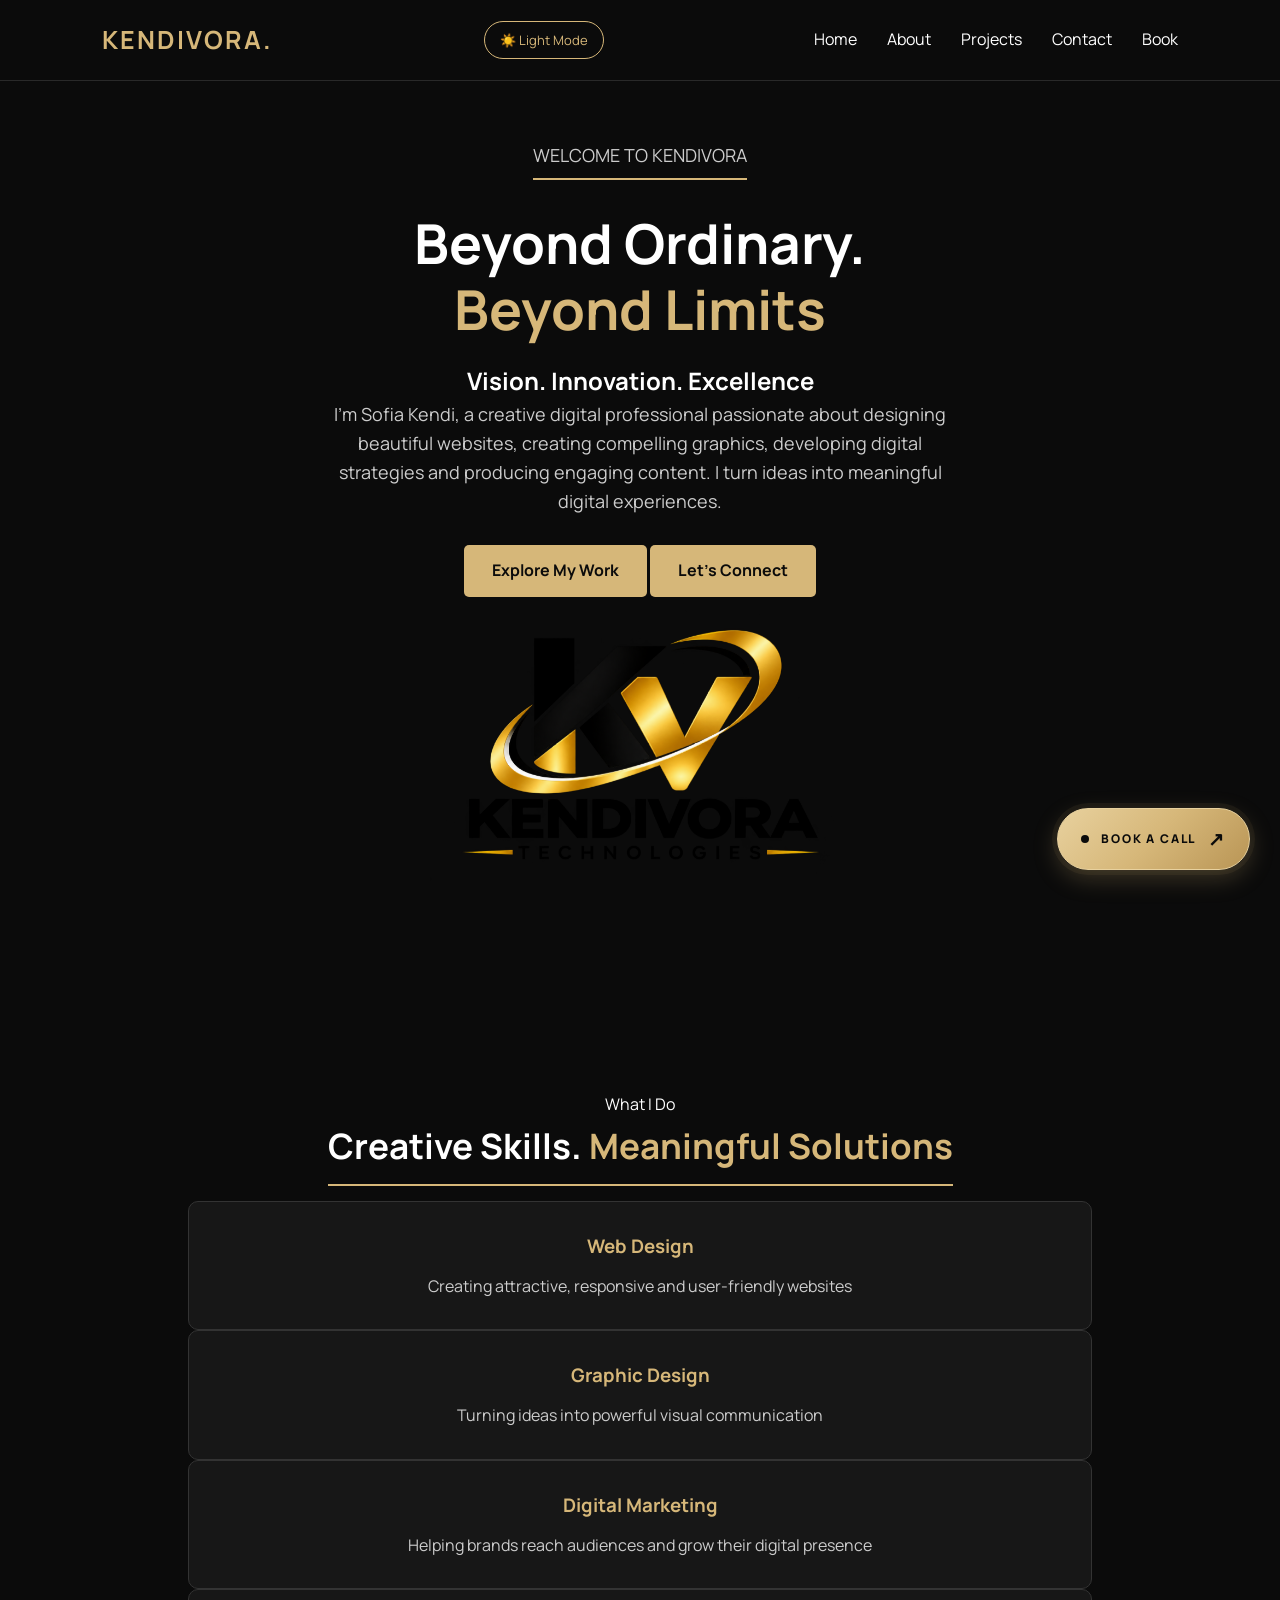
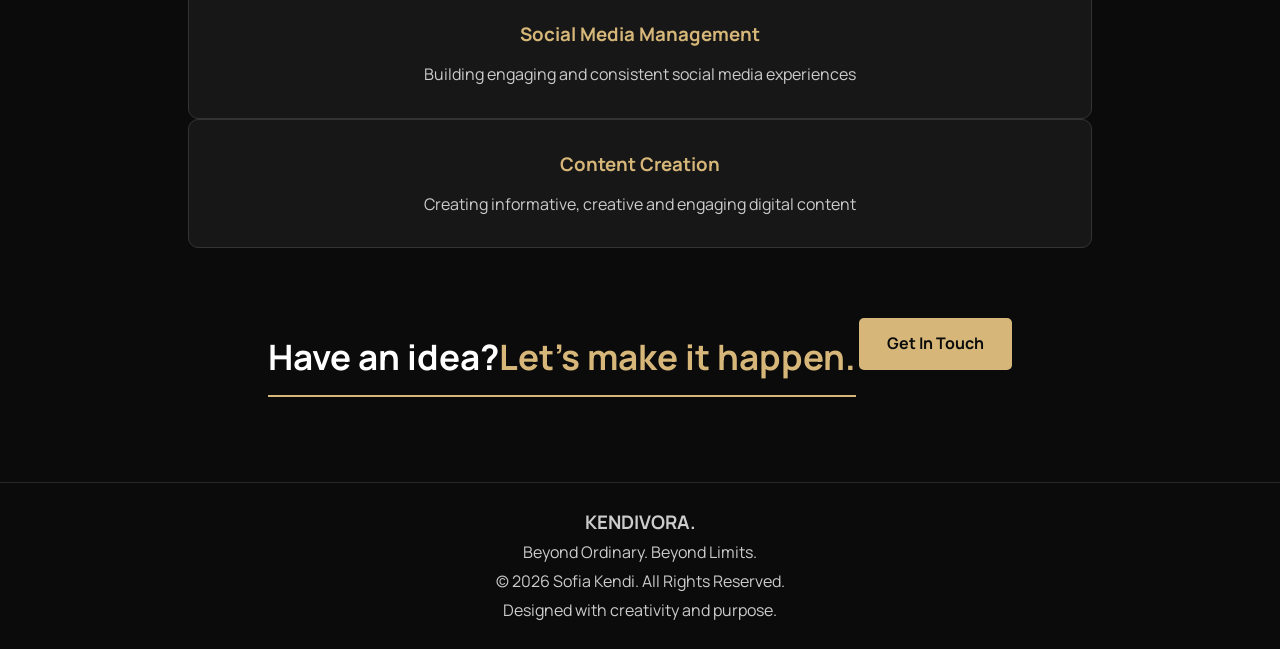
<file: index.html>
<!DOCTYPE html>
<html lang="en">
<head>
    <meta charset="UTF-8">
    <meta name="viewport" content="width=device-width, initial-scale=1.0">
    <title>KENDIVORA | Beyond Ordinary. Beyond Limits</title>
    <link rel="stylesheet" href="style.css">
    <link href="https://assets.calendly.com/assets/external/widget.css" rel="stylesheet">

</head>
<body>
<header>
    <nav class="navbar">

    <a href="index.html" class="logo">KENDIVORA<span>.</span></a>

    <button id="theme-toggle" class="theme-toggle">
        ☀️ Light Mode
    </button>

    <button class="menu-toggle" id="menu-toggle">☰</button>

    <ul class="nav-links" id="nav-links">
        <li><a href="index.html">Home</a></li>
        <li><a href="about.html">About</a></li>
        <li><a href="projects.html">Projects</a></li>
        <li><a href="contact.html">Contact</a></li>
        <li><a href="book.html">Book</a></li>
    </ul>

</nav>
</header>
<main>
    <section class="hero reveal-stagger">
        <div class="hero-content">
            <p class="welcome">WELCOME TO KENDIVORA</p>
            <h1>Beyond Ordinary.<span>Beyond Limits</span></h1>
            <h2>Vision. Innovation. Excellence</h2>
            <p class="intro">I'm Sofia Kendi, a creative digital professional passionate about designing beautiful websites, creating compelling graphics, developing digital strategies and producing engaging content.
                I turn ideas into meaningful digital experiences.</p>
                <div class="hero-buttons">
                    <a href="projects.html" class="btn primary">Explore My Work</a>
                    <a href="contact.html" class="btn secondary">Let's Connect</a>
        
                </div>

        </div>
        <div class="hero-image">
    <img
        src="Kendivora-Logo.png"
        alt="KENDIVORA Technologies Logo"
        class="hero-logo"
    >
</div>
    </section>

<a href="book.html" class="floating-booking">
    <span class="booking-dot"></span>
    <span>BOOK A CALL</span>
    <span class="booking-arrow">↗</span>
</a>

<section class="services reveal">
   <section class="services reveal">
        <p class="section-label1">What I Do</p>
        <h2>Creative Skills. <span>Meaningful Solutions</span></h2>
      
        <div class="services-grid reveal-stagger">
            <div class="service-card">
                <h3>Web Design</h3>
                <p>Creating attractive, responsive and user-friendly websites</p>
            </div>
            <div class="service-card">
                <h3>Graphic Design</h3>
                <p>Turning ideas into powerful visual communication</p>
            </div>
            <div class="service-card">
                <h3>Digital Marketing</h3>
                <p>Helping brands reach audiences and grow their digital presence</p>
            </div>
            <div class="service-card">
                <h3>Social Media Management</h3>
                <p>Building engaging and consistent social media experiences</p>
            </div>
            <div class="service-card">
                <h3>Content Creation</h3>
                <p>Creating informative, creative and engaging digital content</p>
            </div>
        </div>
    </section>
  <section class="closing reveal">
        <h2>Have an idea?<span>Let's make it happen.</span></h2>
        <a href="contact.html" class="btn primary">Get In Touch</a>
    </section>
</main>
<footer>
    <h3>KENDIVORA.</h3>
    <P>Beyond Ordinary. Beyond Limits.</P>
    <p>© 2026 Sofia Kendi. All Rights Reserved.</p>
    <p>Designed with creativity and purpose.</p>
</footer>
<script src="script.js"></script>
<script src="https://assets.calendly.com/assets/external/widget.js" type="text/javascript" async></script>
    
</body>
</html>
</file>
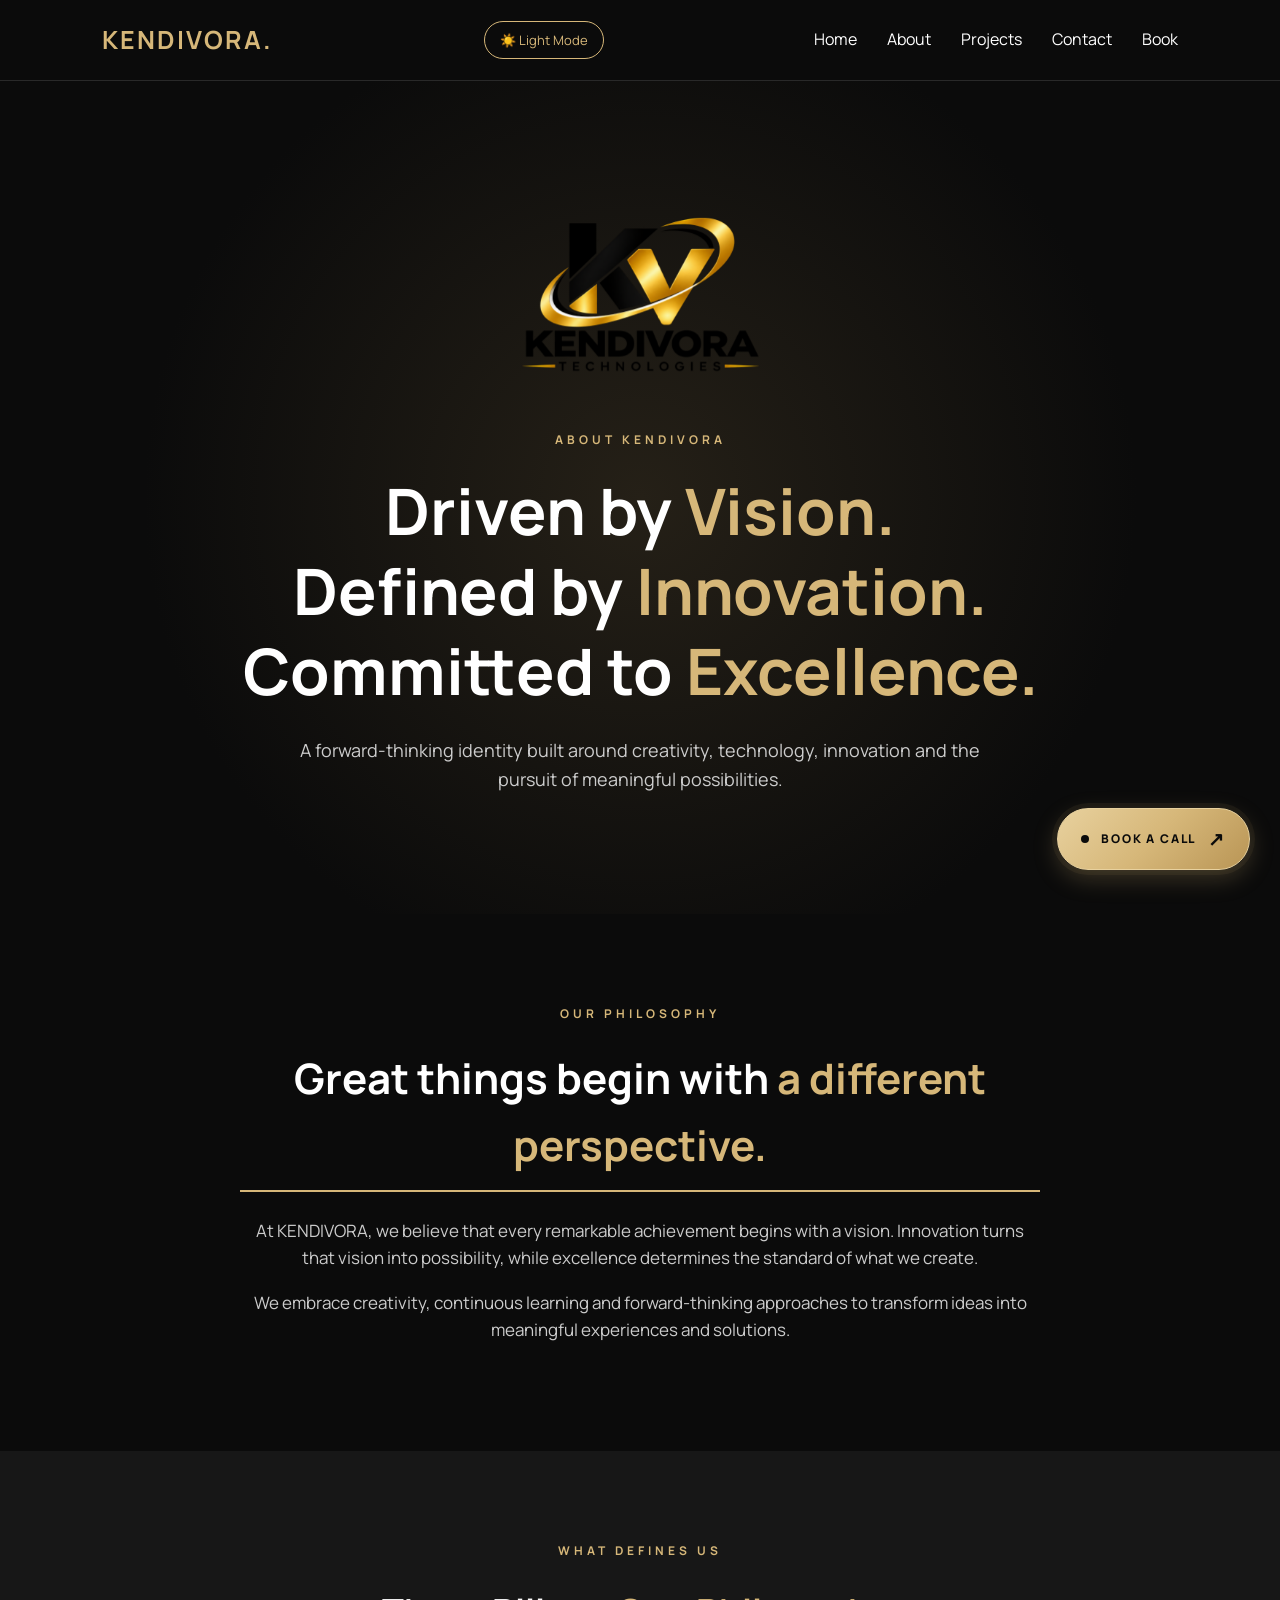
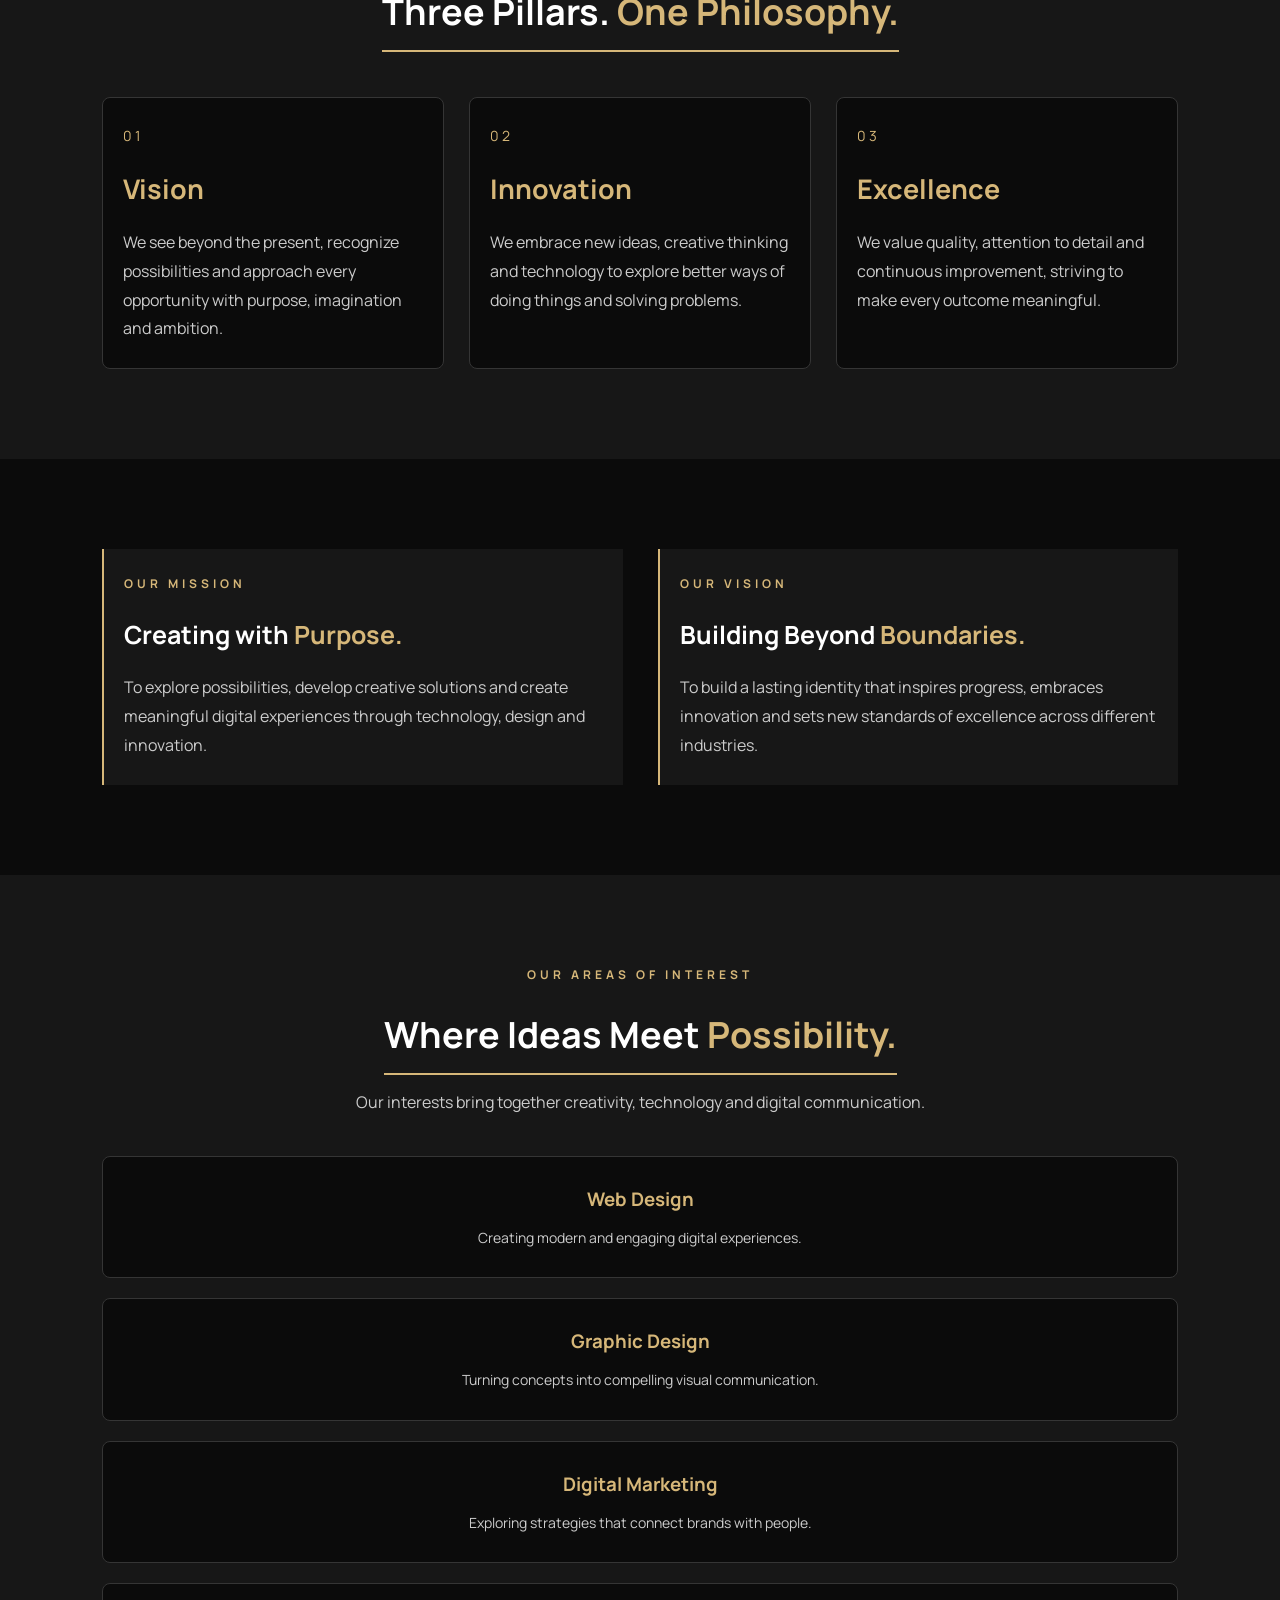
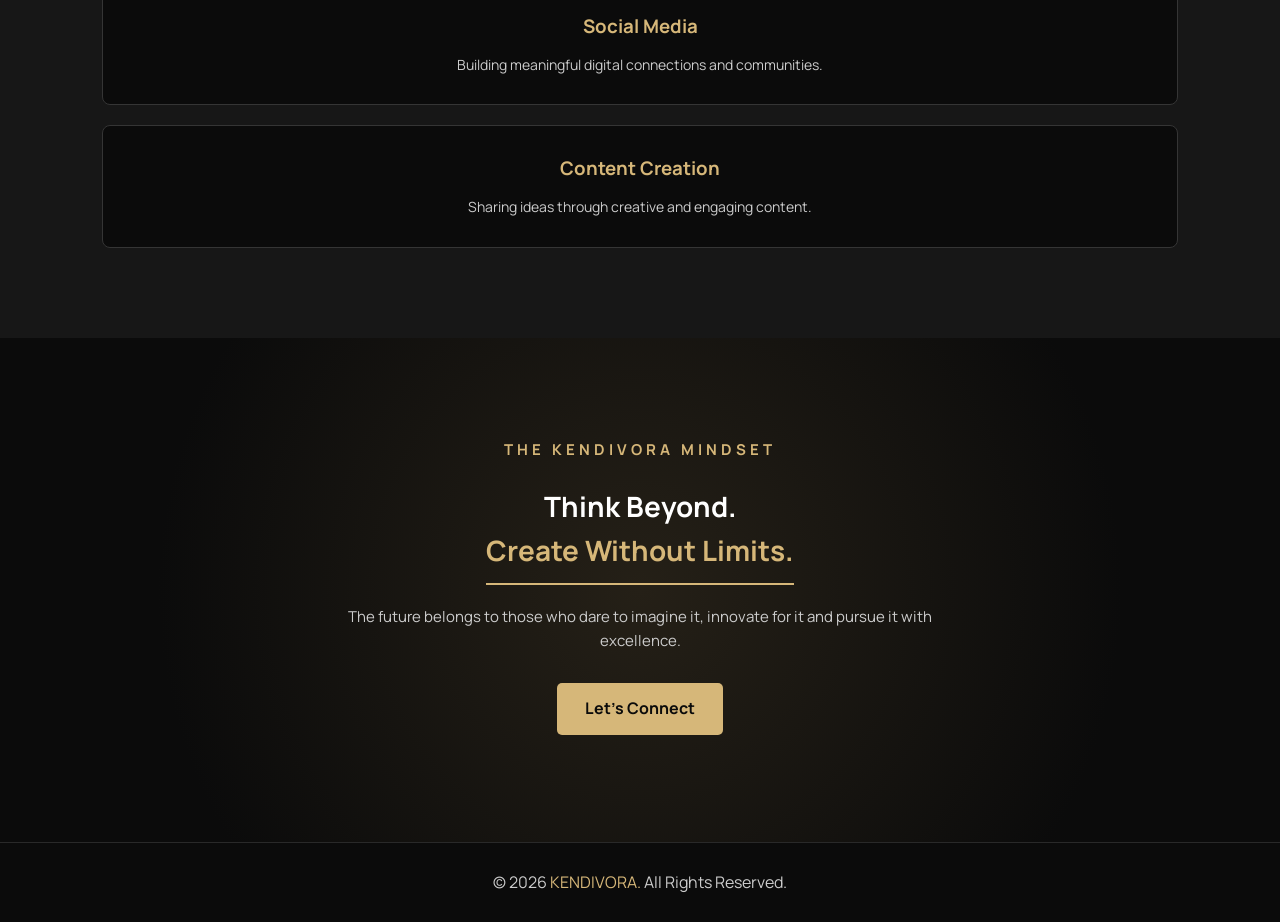
<file: about.html>
<!DOCTYPE html>
<html lang="en">

<head>
    <meta charset="UTF-8">
    <meta name="viewport" content="width=device-width, initial-scale=1.0">

    <title>About Us | KENDIVORA</title>

    <link rel="stylesheet" href="style.css">
</head>

<body>

 

    <header>
        <nav class="navbar">

    <a href="index.html" class="logo">
        KENDIVORA<span>.</span>
    </a>

    <button id="theme-toggle" class="theme-toggle">
        ☀️ Light Mode
    </button>

    <button class="menu-toggle" id="menu-toggle">
        ☰
    </button>

    <ul class="nav-links" id="nav-links">
        <li><a href="index.html">Home</a></li>
        <li><a href="about.html">About</a></li>
        <li><a href="projects.html">Projects</a></li>
        <li><a href="contact.html">Contact</a></li>
        <li><a href="book.html">Book</a></li>
    </ul>

</nav>
    </header>


  

    <section class="about-hero reveal">
        <div class="about-logo">
    <img src="Kendivora-Logo.png" alt="KENDIVORA Technologies Logo">
</div>

        <p class="section-label">ABOUT KENDIVORA</p>

        <h1>
            Driven by <span>Vision.</span><br>
            Defined by <span>Innovation.</span><br>
            Committed to <span>Excellence.</span>
        </h1>

        <p class="hero-description">
            A forward-thinking identity built around creativity,
            technology, innovation and the pursuit of meaningful
            possibilities.
        </p>

    </section>


  

    <section class="brand-philosophy reveal">

        <p class="section-label">OUR PHILOSOPHY</p>

        <h2>
            Great things begin with
            <span>a different perspective.</span>
        </h2>

        <p>
            At KENDIVORA, we believe that every remarkable
            achievement begins with a vision. Innovation turns
            that vision into possibility, while excellence
            determines the standard of what we create.
        </p>

        <p>
            We embrace creativity, continuous learning and
            forward-thinking approaches to transform ideas
            into meaningful experiences and solutions.
        </p>

    </section>




    <section class="pillars reveal">

        <p class="section-label">WHAT DEFINES US</p>

        <h2>Three Pillars. <span>One Philosophy.</span></h2>

        <div class="pillar-container reveal-stagger">

            <div class="pillar-card">

                <span class="pillar-number">01</span>

                <h3>Vision</h3>

                <p>
                    We see beyond the present, recognize
                    possibilities and approach every opportunity
                    with purpose, imagination and ambition.
                </p>

            </div>


            <div class="pillar-card">

                <span class="pillar-number">02</span>

                <h3>Innovation</h3>

                <p>
                    We embrace new ideas, creative thinking
                    and technology to explore better ways
                    of doing things and solving problems.
                </p>

            </div>


            <div class="pillar-card">

                <span class="pillar-number">03</span>

                <h3>Excellence</h3>

                <p>
                    We value quality, attention to detail
                    and continuous improvement, striving
                    to make every outcome meaningful.
                </p>

            </div>

        </div>

    </section>




    <section class="mission-vision reveal-stagger">

        <div class="mission-box">

            <p class="section-label">OUR MISSION</p>

            <h2>Creating with <span>Purpose.</span></h2>

            <p>
                To explore possibilities, develop creative
                solutions and create meaningful digital
                experiences through technology, design
                and innovation.
            </p>

        </div>


        <div class="vision-box">

            <p class="section-label">OUR VISION</p>

            <h2>Building Beyond <span>Boundaries.</span></h2>

            <p>
                To build a lasting identity that inspires
                progress, embraces innovation and sets
                new standards of excellence across
                different industries.
            </p>

        </div>

    </section>


 

    <section class="explore reveal">

        <p class="section-label">OUR AREAS OF INTEREST</p>

        <h2>Where Ideas Meet <span>Possibility.</span></h2>

        <p class="explore-intro">
            Our interests bring together creativity,
            technology and digital communication.
        </p>

        <div class="explore-container reveal-stagger">

            <div class="explore-card">
                <h3>Web Design</h3>
                <p>Creating modern and engaging digital experiences.</p>
            </div>

            <div class="explore-card">
                <h3>Graphic Design</h3>
                <p>Turning concepts into compelling visual communication.</p>
            </div>

            <div class="explore-card">
                <h3>Digital Marketing</h3>
                <p>Exploring strategies that connect brands with people.</p>
            </div>

            <div class="explore-card">
                <h3>Social Media</h3>
                <p>Building meaningful digital connections and communities.</p>
            </div>

            <div class="explore-card">
                <h3>Content Creation</h3>
                <p>Sharing ideas through creative and engaging content.</p>
            </div>

        </div>

    </section>


   

    <section class="about-closing reveal">

        <p class="section-label">THE KENDIVORA MINDSET</p>

        <h2>
            Think Beyond.
            <span>Create Without Limits.</span>
        </h2>

        <p>
            The future belongs to those who dare to imagine
            it, innovate for it and pursue it with excellence.
        </p>

        <a href="contact.html" class="btn">Let's Connect</a>
     
     </section>
      <a href="book.html" class="floating-booking">
    <span class="booking-dot"></span>
    <span>BOOK A CALL</span>
    <span class="booking-arrow">↗</span>
</a>


    

    <footer>
        <p>
            © 2026 <span>KENDIVORA.</span>
            All Rights Reserved.
        </p>
    </footer>


    <script src="script.js"></script>

</body>
</html>
</file>
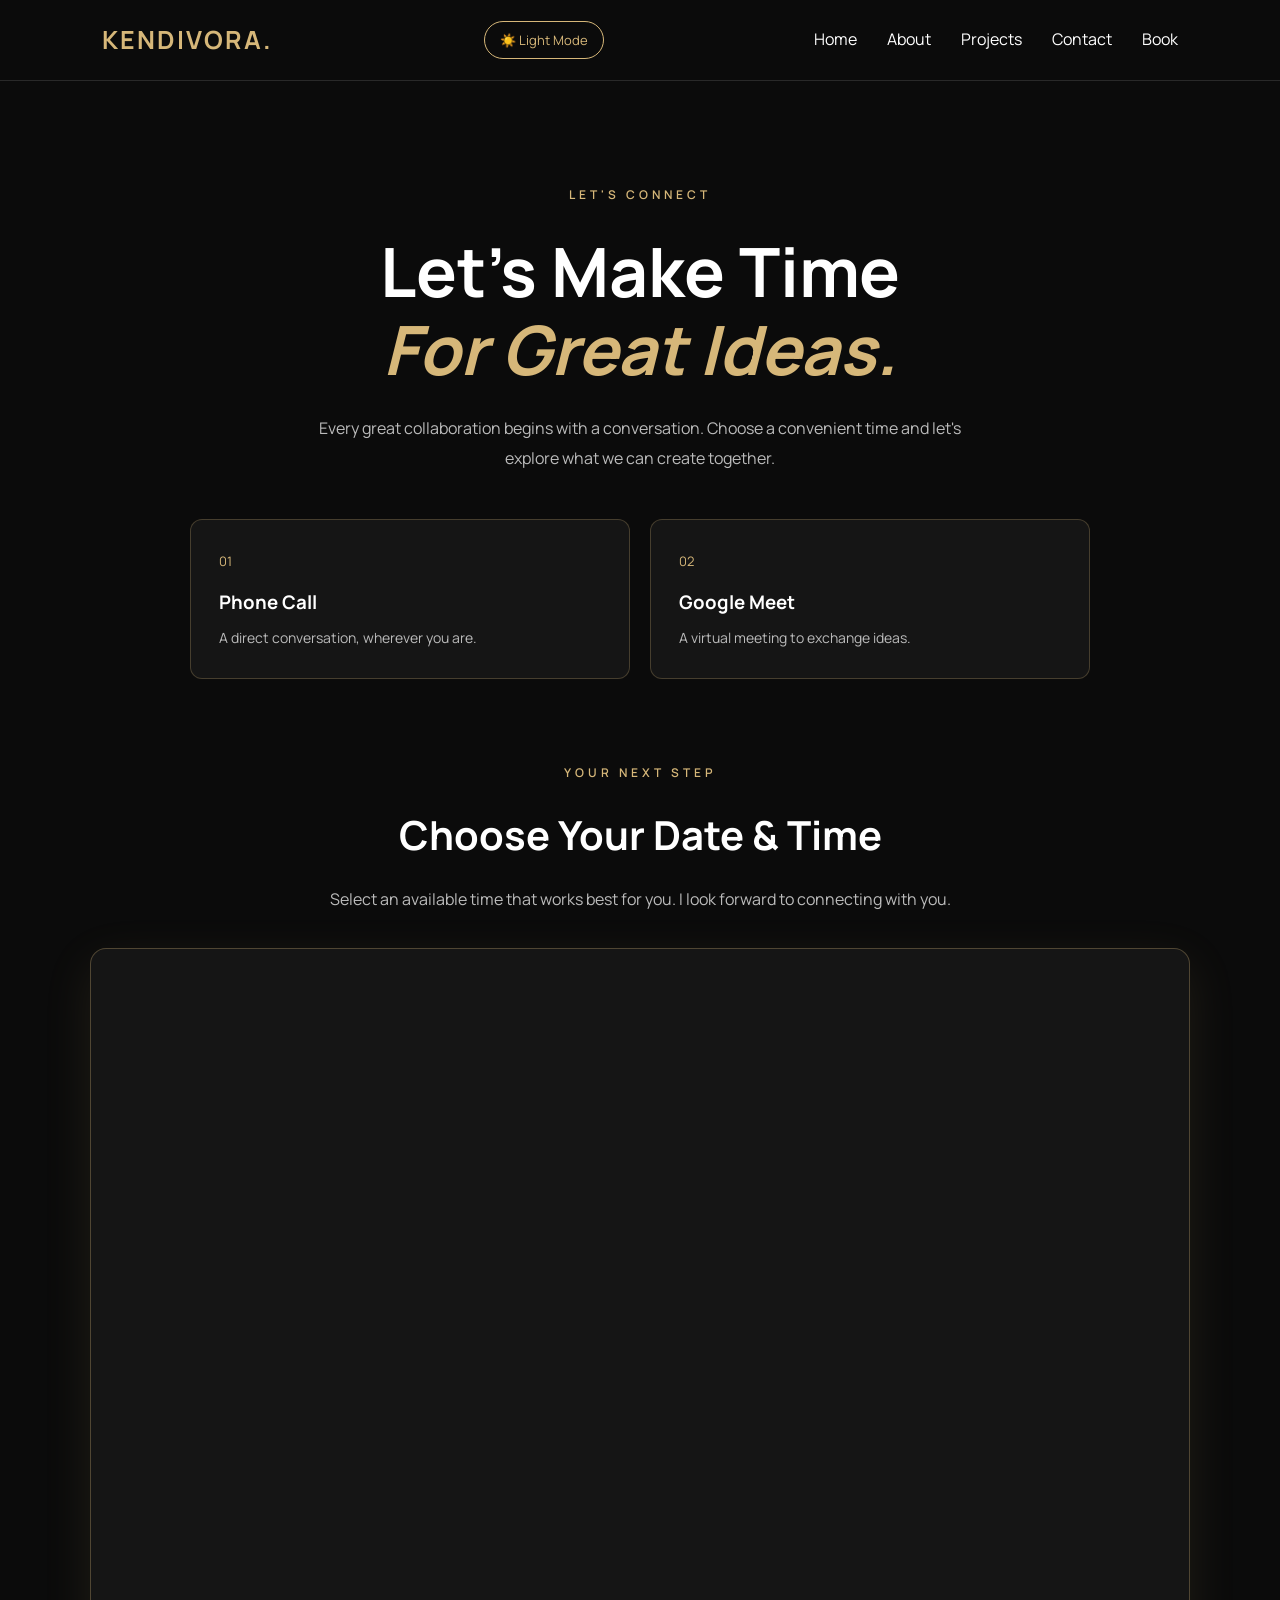
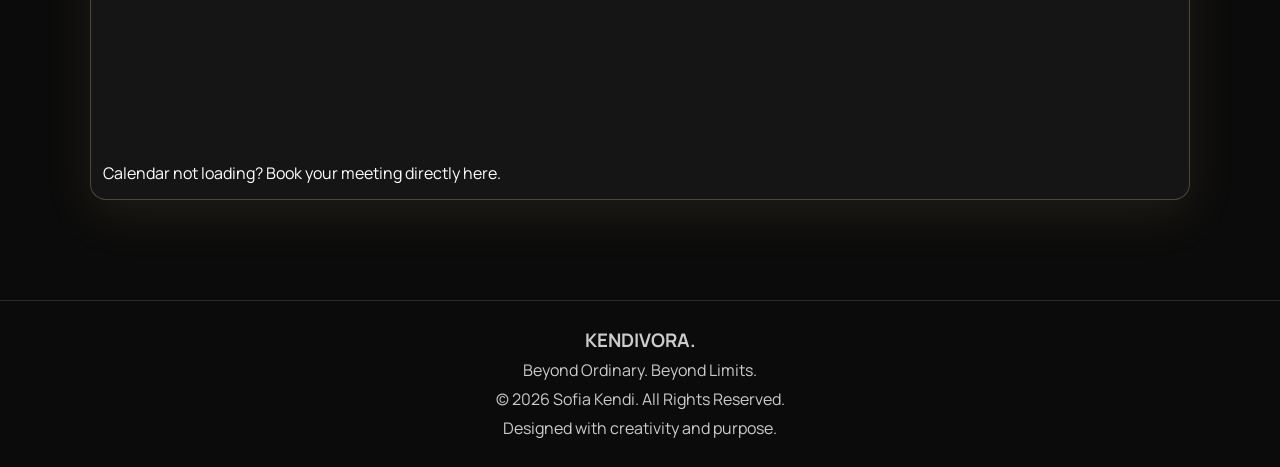
<file: book.html>
<!DOCTYPE html>
<html lang="en">
<head>
    <meta charset="UTF-8">
    <meta name="viewport" content="width=device-width, initial-scale=1.0">
    <title>Document</title>
    <link href="https://fonts.googleapis.com/css2?family=Manrope:wght@400;500;600;700;800&display=swap" rel="stylesheet">
    <link rel="stylesheet" href="style.css">
</head>
<body>
    <header>
   <nav class="navbar">

    <a href="index.html" class="logo">
        KENDIVORA<span>.</span>
    </a>

    <button id="theme-toggle" class="theme-toggle">
        ☀️ Light Mode
    </button>

    <button class="menu-toggle" id="menu-toggle">☰</button>

    <ul class="nav-links" id="nav-links">
        <li><a href="index.html">Home</a></li>
        <li><a href="about.html">About</a></li>
        <li><a href="projects.html">Projects</a></li>
        <li><a href="contact.html">Contact</a></li>
        <li><a href="book.html" class="active">Book</a></li>
    </ul>

</nav>
</header>

<main class="booking-page">

    <section class="booking-hero">

        <span class="booking-label">LET'S CONNECT</span>

        <h1>
            Let's Make Time
            <span>For Great Ideas.</span>
        </h1>

        <p>
            Every great collaboration begins with a conversation.
            Choose a convenient time and let's explore what we
            can create together.
        </p>

        <div class="meeting-options">

            <div class="meeting-option">
                <span>01</span>
                <h3>Phone Call</h3>
                <p>A direct conversation, wherever you are.</p>
            </div>

            <div class="meeting-option">
                <span>02</span>
                <h3>Google Meet</h3>
                <p>A virtual meeting to exchange ideas.</p>
            </div>

        </div>

    </section>


    <section class="calendar-section">

    <div class="calendar-heading">

        <span>YOUR NEXT STEP</span>

        <h2>Choose Your Date & Time</h2>

        <p>
            Select an available time that works best for you.
            I look forward to connecting with you.
        </p>

    </div>

    <div class="calendar-container">

        <!-- ACTUAL CALENDLY BOOKING CALENDAR -->

       <div id="calendly-container"
     class="calendly-inline-widget"
     data-url="https://calendly.com/kendie-kiugu/30min"
     data-resize="true"
     style="min-width:320px;height:800px;">
</div>

        <!-- DIRECT BOOKING LINK IF CALENDAR DOES NOT LOAD -->

        <p class="booking-fallback">
            Calendar not loading?

            <a href="https://calendly.com/kendie-kiugu/30min"
               target="_blank"
               rel="noopener noreferrer">
                Book your meeting directly here.
            </a>
        </p>

    </div>

</section>

</main>
<footer>
    <h3>KENDIVORA.</h3>
    <P>Beyond Ordinary. Beyond Limits.</P>
    <p>© 2026 Sofia Kendi. All Rights Reserved.</p>
    <p>Designed with creativity and purpose.</p>
</footer>

<script
    src="https://assets.calendly.com/assets/external/widget.js"
    type="text/javascript"
    async>
</script>
<script src="script.js"></script>
    
</body>
</html>
</file>
<file: style.css>
@import url('https://fonts.googleapis.com/css2?family=Manrope:wght@200..800&display=swap');
/* ==============================
   KENDIVORA WEBSITE
   Colours: Black, White & Gold
================================= */

/* 1. GENERAL SETTINGS */

:root {
    --black: #0B0B0B;
    --white: #FFFFFF;
    --gold: #D6B779;
    --dark-grey: #171717;
    --light-grey: #CCCCCC;
}

* {
    margin: 0;
    padding: 0;
    box-sizing: border-box;
}

html {
    scroll-behavior: smooth;
}

body {
    font-family: 'Manrope', sans-serif;
    background-color: var(--black);
    color: var(--white);
    line-height: 1.6;

}

a {
    text-decoration: none;
    color: inherit;
}

button {
    font-family: inherit;
}


/* 2. NAVIGATION BAR */

header {
    background-color: var(--black);
    padding: 20px 8%;
    border-bottom: 1px solid #292929;
}

nav {
    display: flex;
    justify-content: space-between;
    align-items: center;
}

.logo {
    color: var(--gold);
    font-size: 25px;
    font-weight: bold;
    letter-spacing: 2px;
}

.nav-links {
    display: flex;
    list-style: none;
    gap: 30px;
}

.nav-links a {
    color: var(--white);
    transition: 0.3s;
}

.nav-links a:hover {
    color: var(--gold);
}

/* Mobile menu button */

.menu-toggle {
    display: none;
    background: none;
    border: none;
    color: var(--gold);
    font-size: 30px;
    cursor: pointer;
}


/* 3. HERO SECTION */

.hero {
    min-height: 80vh;
    display: flex;
    flex-direction: column;
    justify-content: center;
    align-items: center;
    text-align: center;
    padding: 60px 8%;
}

.hero h1 {
    font-size: 55px;
    line-height: 1.2;
    margin-bottom: 20px;
}

.hero h1 span {
    color: var(--gold);
    display: block;
}

.hero p {
    color: var(--light-grey);
    font-size: 18px;
    max-width: 650px;
    margin-bottom: 30px;
}


/* 4. BUTTONS */

.btn {
    display: inline-block;
    background-color: var(--gold);
    color: var(--black);
    padding: 13px 28px;
    border-radius: 5px;
    font-weight: bold;
    transition: 0.3s;
}

.btn:hover {
    background-color: var(--white);
    transform: translateY(-3px);
}


/* 5. SERVICES SECTION */

.services {
    padding: 70px 8%;
    text-align: center;
}

.services h2 {
    font-size: 35px;
    margin-bottom: 15px;
}

.services h2 span {
    color: var(--gold);
}

.services-intro {
    color: var(--light-grey);
    margin-bottom: 40px;
}

.service-container {
    display: grid;
    grid-template-columns: repeat(auto-fit, minmax(220px, 1fr));
    gap: 25px;
}

.service-card {
    background-color: var(--dark-grey);
    padding: 30px 20px;
    border: 1px solid #333333;
    border-radius: 10px;
    transition: transform 0.4s ease, box-shadow 0.4s ease, border-color 0.4s ease;
}

.service-card:hover {
    border-color: var(--gold);
    transform: translateY(-10px);
    box-shadow: 0 12px 25px rgba(214, 183, 121, 0.15);
}

.service-card h3 {
    color: var(--gold);
    margin-bottom: 12px;
}

.service-card p {
    color: var(--light-grey);
}


/* 6. CALL TO ACTION SECTION */

.cta {
    background-color: var(--dark-grey);
    text-align: center;
    padding: 70px 8%;
}

.cta h2 {
    font-size: 32px;
    margin-bottom: 15px;
}

.cta h2 span {
    color: var(--gold);
}

.cta p {
    color: var(--light-grey);
    margin-bottom: 25px;
}


/* 7. FOOTER */

footer {
    background-color: var(--black);
    border-top: 1px solid #292929;
    text-align: center;
    padding: 25px 8%;
    color: var(--light-grey);
}

footer span {
    color: var(--gold);
}
footer p {
    line-height: 1.8;
    transition: color 0.3s ease;
}

footer p:hover {
    color: var(--gold);
}


/* 8. MOBILE RESPONSIVENESS */

@media (max-width: 768px) {

    header {
        padding: 18px 5%;
    }

    .menu-toggle {
        display: block;
    }

    nav {
        position: relative;
    }

    .nav-links {
        display: none;
        flex-direction: column;
        position: absolute;
        top: 55px;
        right: 0;
        width: 200px;
        background-color: var(--dark-grey);
        padding: 20px;
        gap: 20px;
        border: 1px solid var(--gold);
        border-radius: 5px;
        z-index: 1000;
    }

    .nav-links.show {
        display: flex;
    }

    .hero {
        min-height: 70vh;
        padding: 50px 5%;
    }

    .hero h1 {
        font-size: 38px;
    }

    .hero p {
        font-size: 16px;
    }

    .services {
        padding: 50px 5%;
    }

    .services h2 {
        font-size: 28px;
    }

    .cta {
        padding: 50px 5%;
    }

    .cta h2 {
        font-size: 26px;
    }
}

/* =================================
   KENDIVORA ABOUT PAGE
================================= */


/* ABOUT HERO */

.about-hero {
    padding: 120px 8%;
    text-align: center;
    background:
        radial-gradient(
            circle at center,
            #252017 0%,
            #0B0B0B 65%
        );
}

.section-label {
    color: var(--gold);
    font-size: 12px;
    font-weight: bold;
    letter-spacing: 4px;
    margin-bottom: 22px;
}

.about-hero h1 {
    font-size: clamp(35px, 5vw, 65px);
    line-height: 1.25;
    margin-bottom: 25px;
}

.about-hero h1 span {
    color: var(--gold);
}

.hero-description {
    max-width: 700px;
    margin: auto;
    color: var(--light-grey);
    font-size: 18px;
}


/* BRAND PHILOSOPHY */

.brand-philosophy {
    padding: 90px 12%;
    text-align: center;
}

.brand-philosophy h2 {
    font-size: clamp(28px, 4vw, 42px);
    max-width: 800px;
    margin: 0 auto 25px;
}

.brand-philosophy h2 span {
    color: var(--gold);
}

.brand-philosophy p:not(.section-label) {
    max-width: 800px;
    margin: 0 auto 18px;
    color: var(--light-grey);
    font-size: 17px;
}


/* THREE PILLARS */

.pillars {
    background-color: var(--dark-grey);
    padding: 90px 8%;
    text-align: center;
}

.pillars h2 {
    font-size: 36px;
    margin-bottom: 45px;
}

.pillars h2 span {
    color: var(--gold);
}

.pillar-container {
    display: grid;
    grid-template-columns: repeat(3, 1fr);
    gap: 25px;
}

.pillar-card {
    background-color: var(--black);
    padding: 35px 25px;
    border: 1px solid #353535;
    border-radius: 8px;
    text-align: left;
    transition: 0.3s;
}

.pillar-card:hover {
    border-color: var(--gold);
    transform: translateY(-6px);
}

.pillar-number {
    color: var(--gold);
    font-size: 14px;
    letter-spacing: 3px;
}

.pillar-card h3 {
    color: var(--gold);
    font-size: 27px;
    margin: 18px 0;
}

.pillar-card p {
    color: var(--light-grey);
    line-height: 1.8;
}


/* MISSION AND VISION */

.mission-vision {
    display: grid;
    grid-template-columns: 1fr 1fr;
    gap: 35px;
    padding: 90px 8%;
}

.mission-box,
.vision-box {
    padding: 35px;
    border-left: 2px solid var(--gold);
    background-color: var(--dark-grey);
}

.mission-vision h2 {
    font-size: 29px;
    margin-bottom: 18px;
}

.mission-vision h2 span {
    color: var(--gold);
}

.mission-vision p:not(.section-label) {
    color: var(--light-grey);
    line-height: 1.8;
}


/* AREAS OF INTEREST */

.explore {
    padding: 90px 8%;
    text-align: center;
    background-color: var(--dark-grey);
}

.explore h2 {
    font-size: 36px;
    margin-bottom: 15px;
}

.explore h2 span {
    color: var(--gold);
}

.explore-intro {
    color: var(--light-grey);
    margin-bottom: 40px;
}

.explore-container {
    display: grid;
    grid-template-columns: repeat(auto-fit, minmax(210px, 1fr));
    gap: 20px;
}
.explore-card {
    padding: 28px 20px;
    background-color: var(--black);
    border: 1px solid #353535;
    border-radius: 8px;
    transition:
        transform 0.4s ease,
        border-color 0.4s ease,
        box-shadow 0.4s ease;
}

.explore-card:hover {
    border-color: var(--gold);
    transform: translateY(-8px);
    box-shadow: 0 12px 25px rgba(214, 183, 121, 0.12);
}

.explore-card h3 {
    color: var(--gold);
    margin-bottom: 12px;
}

.explore-card p {
    color: var(--light-grey);
    font-size: 14px;
}


/* CLOSING STATEMENT */

.about-closing {
    padding: 100px 8%;
    text-align: center;
    background:
        radial-gradient(
            circle at center,
            #252017 0%,
            #0B0B0B 70%
        );
}

.about-closing h2 {
    font-size: clamp(30px, 4vw, 45px);
    margin-bottom: 20px;
}

.about-closing h2 span {
    color: var(--gold);
    display: block;
}

.about-closing p:not(.section-label) {
    color: var(--light-grey);
    max-width: 650px;
    margin: 0 auto 30px;
}


/* MOBILE RESPONSIVENESS */

@media (max-width: 768px) {

    .about-hero {
        padding: 85px 6%;
    }

    .about-hero h1 {
        font-size: 36px;
    }

    .hero-description {
        font-size: 15px;
    }

    .brand-philosophy {
        padding: 65px 7%;
    }

    .brand-philosophy h2 {
        font-size: 29px;
    }

    .brand-philosophy p:not(.section-label) {
        font-size: 15px;
    }

    .pillars {
        padding: 65px 6%;
    }

    .pillars h2 {
        font-size: 28px;
    }

    .pillar-container {
        grid-template-columns: 1fr;
    }

    .mission-vision {
        grid-template-columns: 1fr;
        padding: 65px 6%;
    }

    .explore {
        padding: 65px 6%;
    }

    .explore h2 {
        font-size: 29px;
    }

    .about-closing {
        padding: 75px 6%;
    }
}
/* EXPLORE CARDS */
    .explore-container {
        grid-template-columns: 1fr;
    }

    /* MISSION AND VISION */
    .mission-box,
    .vision-box {
        padding: 25px 20px;
    }

    .mission-vision h2 {
        font-size: 25px;
    }

    /* PILLAR CARDS */
    .pillar-card {
        padding: 25px 20px;
    }

    /* ABOUT CLOSING */
    .about-closing h2 {
        font-size: 28px;
    }

    .about-closing p {
        font-size: 15px;
    }


/* =================================
   KENDIVORA CONTACT PAGE
================================= */


/* CONTACT HERO */

.contact-hero {
    text-align: center;
    padding: 100px 8%;
    background:
        radial-gradient(
            circle at center,
            #252017 0%,
            #0B0B0B 70%
        );
}

.contact-hero h1 {
    font-size: clamp(36px, 5vw, 60px);
    margin-bottom: 20px;
}

.contact-hero h1 span {
    color: var(--gold);
}

.contact-hero > p:last-child {
    max-width: 700px;
    margin: auto;
    color: var(--light-grey);
    font-size: 17px;
}
/* CONTACT HERO ENTRANCE ANIMATION */

.contact-hero .section-label {
    animation: contactFadeUp 0.8s ease both;
}

.contact-hero h1 {
    animation: contactFadeUp 1s ease 0.2s both;
}

.contact-hero > p:last-child {
    animation: contactFadeUp 1s ease 0.4s both;
}

@keyframes contactFadeUp {
    from {
        opacity: 0;
        transform: translateY(22px);
    }
    to {
        opacity: 1;
        transform: translateY(0);
    }
}


/* CONTACT SECTION */

.contact-section {
    display: grid;
    grid-template-columns: 1fr 1.2fr;
    gap: 55px;
    padding: 90px 8%;
    align-items: start;
}

.contact-info h2,
.contact-form-container h2 {
    font-size: 32px;
    margin-bottom: 20px;
}

.contact-intro {
    color: var(--light-grey);
    margin-bottom: 35px;
    line-height: 1.8;
}


/* CONTACT DETAILS */
.contact-item {
    display: flex;
    align-items: flex-start;
    gap: 18px;
    margin-bottom: 30px;
    transition: transform 0.4s ease;
}

.contact-item:hover {
    transform: translateX(6px);
}

.contact-icon {
    width: 45px;
    height: 45px;
    flex-shrink: 0;
    display: flex;
    justify-content: center;
    align-items: center;
    color: var(--gold);
    border: 1px solid var(--gold);
    border-radius: 50%;
    font-size: 20px;
    transition:
        background-color 0.4s ease,
        color 0.4s ease,
        box-shadow 0.4s ease;
}

.contact-item:hover .contact-icon {
    background-color: var(--gold);
    color: var(--black);
    box-shadow: 0 0 18px rgba(214, 183, 121, 0.2);
}

.contact-item h3 {
    color: var(--gold);
    margin-bottom: 8px;
}

.contact-item p,
.contact-item a {
    display: block;
    color: var(--light-grey);
    margin-bottom: 7px;
    overflow-wrap: anywhere;
}

.contact-item a:hover {
    color: var(--gold);
}


/* CONTACT FORM */

.contact-form-container {
    background-color: var(--dark-grey);
    border: 1px solid #333333;
    padding: 35px;
    border-radius: 10px;
}

.form-group {
    margin-bottom: 22px;
}

.form-group label {
    display: block;
    color: var(--white);
    margin-bottom: 9px;
    font-weight: bold;
}

.form-group input,
.form-group textarea {
    width: 100%;
    padding: 14px;
    background-color: var(--black);
    color: var(--white);
    border: 1px solid #444444;
    border-radius: 5px;
    outline: none;
   font-family: 'Manrope', sans-serif;
    font-size: 15px;
}
.form-group input:focus,
.form-group textarea:focus {
    border-color: var(--gold);
    box-shadow: 0 0 12px rgba(214, 183, 121, 0.12);
    transition: border-color 0.3s ease, box-shadow 0.3s ease;
}

.form-group textarea {
    resize: vertical;
}

.contact-form-container .btn {
    border: none;
    cursor: pointer;
    font-size: 15px;
}
.contact-form-container .btn:hover {
    transform: translateY(-3px);
    box-shadow: 0 8px 20px rgba(214, 183, 121, 0.2);
}

.form-note {
    color: var(--light-grey);
    font-size: 12px;
    margin-top: 15px;
}


/* CONTACT CLOSING */

.contact-closing {
    text-align: center;
    padding: 85px 8%;
    background-color: var(--dark-grey);
}

.contact-closing h2 {
    font-size: clamp(28px, 4vw, 42px);
    margin-bottom: 18px;
}

.contact-closing h2 span {
    color: var(--gold);
    display: block;
}

.contact-closing > p:last-child {
    color: var(--light-grey);
}


/* CONTACT MOBILE RESPONSIVENESS */

@media (max-width: 768px) {

    .contact-hero {
        padding: 75px 6%;
    }

    .contact-hero h1 {
        font-size: 36px;
    }

    .contact-hero > p:last-child {
        font-size: 15px;
    }

    .contact-section {
        grid-template-columns: 1fr;
        gap: 40px;
        padding: 60px 6%;
    }

    .contact-info h2,
    .contact-form-container h2 {
        font-size: 27px;
    }
.contact-form-container {
    background-color: var(--dark-grey);
    border: 1px solid rgba(214, 183, 121, 0.2);
    padding: 35px;
    border-radius: 10px;
    transition:
        border-color 0.4s ease,
        box-shadow 0.4s ease;
}

.contact-form-container:hover {
    border-color: rgba(214, 183, 121, 0.55);
    box-shadow: 0 12px 30px rgba(214, 183, 121, 0.08);
}

    .contact-closing {
        padding: 65px 6%;
    }
}

/* =================================
   PROJECTS PAGE
================================= */

.projects-hero {
    min-height: 65vh;
    display: flex;
    align-items: center;
    justify-content: center;
    text-align: center;
    padding: 100px 8%;
    background:
        linear-gradient(rgba(0,0,0,0.75), rgba(0,0,0,0.9)),
        #171717;
}

.projects-hero-content {
    max-width: 800px;
}

.projects-hero-content > span {
    color: #D6B779;
    letter-spacing: 3px;
    font-size: 13px;
}

.projects-hero h1 {
    color: #FFFFFF;
    font-size: clamp(38px, 6vw, 65px);
    margin: 20px 0;
}

.projects-hero h1 span {
    color: #D6B779;
}

.projects-hero p {
    color: #CCCCCC;
    line-height: 1.8;
    margin-bottom: 30px;
}


/* SECTION HEADINGS */

.section-heading {
    text-align: center;
    max-width: 750px;
    margin: 0 auto 50px;
}

.section-heading span {
    color: #D6B779;
    letter-spacing: 3px;
    font-size: 12px;
}
.section-heading h2 {
    color: #FFFFFF;
    font-size: clamp(27px, 4vw, 38px);
    margin: 15px 0;
    position: relative;
    display: inline-block;
    padding-bottom: 12px;
}

.section-heading h2::after {
    content: "";
    position: absolute;
    left: 50%;
    bottom: 0;
    width: 0;
    height: 2px;
    background: #D6B779;
    transform: translateX(-50%);
    transition: width 1s ease;
}

.graphic-portfolio.reveal.visible .section-heading h2::after {
    width: 75%;
}

.section-heading p {
    color: #CCCCCC;
    line-height: 1.8;
}


/* GRAPHIC DESIGN PORTFOLIO */

.graphic-portfolio {
    padding: 90px 8%;
    background: #0B0B0B;
}

.graphic-grid {
    display: grid;
    grid-template-columns: repeat(3, minmax(0, 1fr));
    gap: 25px;
}
/* KENDIVORA — GRAPHIC PORTFOLIO CARDS */

.graphic-card {
    background: #171717;
    border: 1px solid rgba(214,183,121,0.2);
    border-radius: 10px;
    overflow: hidden;
    transition:
        transform 0.4s ease,
        border-color 0.4s ease,
        box-shadow 0.4s ease;
}

.graphic-card:hover {
    transform: translateY(-9px);
    border-color: #D6B779;
    box-shadow: 0 14px 30px rgba(214,183,121,0.14);
}

.graphic-image {
    width: 100%;
    height: 280px;
    overflow: hidden;
    background: #222222;
}

.graphic-image img {
    width: 100%;
    height: 100%;
    object-fit: cover;
    display: block;
    transition: transform 0.6s ease;
}

.graphic-card:hover .graphic-image img {
    transform: scale(1.06);
}
/* KENDIVORA — GRAPHIC PROJECT INFORMATION */

.graphic-info {
    padding: 24px;
}

.graphic-info span {
    display: inline-block;
    color: #D6B779;
    font-size: 11px;
    letter-spacing: 1.5px;
    transition: letter-spacing 0.4s ease;
}

.graphic-card:hover .graphic-info span {
    letter-spacing: 2px;
}

.graphic-info h3 {
    color: #FFFFFF;
    margin: 13px 0;
    font-size: 19px;
    transition: color 0.3s ease;
}

.graphic-card:hover .graphic-info h3 {
    color: #D6B779;
}

.graphic-info p {
    color: #CCCCCC;
    font-size: 14px;
    line-height: 1.8;
}


/* PROMOTIONAL VIDEO */

.video-portfolio {
    padding: 90px 8%;
    background: #171717;
}

.video-card {
    max-width: 750px;
    margin: auto;
    background: #0B0B0B;
    border: 1px solid rgba(214,183,121,0.2);
    border-radius: 12px;
    overflow: hidden;
    transition:
        transform 0.4s ease,
        border-color 0.4s ease,
        box-shadow 0.4s ease;
}

.video-card:hover {
    transform: translateY(-7px);
    border-color: #D6B779;
    box-shadow: 0 14px 30px rgba(214,183,121,0.14);
}

.video-card video {
    width: 100%;
    display: block;
    max-height: 450px;
    background: #000000;
}

.video-info {
    padding: 25px;
}

.video-info h3 {
    color: #D6B779;
    margin-bottom: 12px;
}

.video-info p {
    color: #CCCCCC;
    line-height: 1.7;
}


/* SOCIAL MEDIA MANAGEMENT */

.social-management {
    padding: 90px 8%;
    background: #0B0B0B;
}

.social-grid {
    display: grid;
    grid-template-columns: repeat(3, minmax(0, 1fr));
    gap: 25px;
}

.social-card {
    padding: 35px 25px;
    background: #171717;
    border: 1px solid rgba(214,183,121,0.2);
    border-radius: 10px;
    transition:
        transform 0.4s ease,
        border-color 0.4s ease,
        box-shadow 0.4s ease;
}

.social-card:hover {
    transform: translateY(-9px);
    border-color: #D6B779;
    box-shadow: 0 14px 30px rgba(214,183,121,0.14);
}

.social-icon {
    width: 55px;
    height: 55px;
    display: flex;
    align-items: center;
    justify-content: center;
    border: 1px solid #D6B779;
    border-radius: 50%;
    color: #D6B779;
    font-size: 20px;
    font-weight: bold;
    margin-bottom: 20px;
}

.social-card h3 {
    color: #FFFFFF;
    margin-bottom: 15px;
    font-size: 21px;
}

.social-card p {
    color: #CCCCCC;
    line-height: 1.7;
    font-size: 14px;
    min-height: 75px;
}

.social-card a {
    display: inline-block;
    margin-top: 20px;
    color: #D6B779;
    text-decoration: none;
    font-weight: bold;
    transition: 0.3s;
}

.social-card a:hover {
    color: #FFFFFF;
}


/* PROJECT PHILOSOPHY */

.project-philosophy {
    padding: 100px 10%;
    text-align: center;
    background: #171717;
}

.project-philosophy span {
    color: #D6B779;
    letter-spacing: 3px;
    font-size: 12px;
}
.project-philosophy h2 {
    color: #FFFFFF;
    font-size: clamp(28px, 4vw, 42px);
    max-width: 750px;
    margin: 20px auto;
    position: relative;
    display: table;
    padding-bottom: 15px;
}

.project-philosophy h2::after {
    content: "";
    position: absolute;
    left: 50%;
    bottom: 0;
    width: 0;
    height: 2px;
    background: #D6B779;
    transform: translateX(-50%);
    transition: width 1s ease;
}

.project-philosophy.reveal.visible h2::after {
    width: 65%;
}

.project-philosophy p {
    color: #CCCCCC;
    max-width: 750px;
    margin: auto;
    line-height: 1.9;
}


/* PROJECTS CALL TO ACTION */

.projects-cta {
    padding: 85px 8%;
    text-align: center;
    background: #0B0B0B;
}
.projects-cta h2 {
    color: #FFFFFF;
    font-size: 34px;
    margin-bottom: 15px;
    position: relative;
    display: inline-block;
    padding-bottom: 12px;
}

.projects-cta h2::after {
    content: "";
    position: absolute;
    left: 50%;
    bottom: 0;
    width: 0;
    height: 2px;
    background: #D6B779;
    transform: translateX(-50%);
    transition: width 1s ease;
}

.projects-cta.reveal.visible h2::after {
    width: 75%;
}

.projects-cta p {
    color: #CCCCCC;
    margin-bottom: 30px;
}


/* RESPONSIVE DESIGN */

@media (max-width: 900px) {

    .graphic-grid {
        grid-template-columns: repeat(2, minmax(0, 1fr));
    }

    .social-grid {
        grid-template-columns: repeat(2, minmax(0, 1fr));
    }

}

@media (max-width: 600px) {

    .projects-hero {
        min-height: 55vh;
        padding: 80px 6%;
    }

    .graphic-portfolio,
    .video-portfolio,
    .social-management {
        padding: 65px 6%;
    }

    .graphic-grid,
    .social-grid {
        grid-template-columns: 1fr;
    }

    .graphic-image {
        height: 260px;
    }

    .project-philosophy {
        padding: 75px 7%;
    }

    .projects-cta {
        padding: 70px 6%;
    }

}

.graphic-image {
    width: 100%;
    height: 280px;
    object-fit: contain;
    cursor: pointer;
    transition: transform 0.3s ease;
}

.graphic-image:hover {
    transform: scale(1.03);
}

.lightbox {
    display: none;
    position: fixed;
    inset: 0;
    background: rgba(0, 0, 0, 0.95);
    z-index: 9999;
    align-items: center;
    justify-content: center;
    padding: 50px;
}

.lightbox.active {
    display: flex;
}

#lightbox-image {
    max-width: 85%;
    max-height: 85vh;
    width: auto;
    height: auto;
    object-fit: contain;
}

.lightbox button {
    position: absolute;
    background: transparent;
    color: #D6B779;
    border: none;
    font-size: 35px;
    cursor: pointer;
}

.lightbox-close {
    top: 20px;
    right: 30px;
}

.lightbox-prev {
    left: 20px;
}

.lightbox-next {
    right: 20px;
}

@media (max-width: 600px) {
    .graphic-image {
        height: 230px;
    }

    .lightbox {
        padding: 15px;
    }

    #lightbox-image {
        max-width: 90%;
        max-height: 75vh;
    }

    .lightbox button {
        font-size: 27px;
    }
}

/* =========================================
   KENDIVORA COMPLETE THEME SYSTEM
========================================= */

/* 1. DARK MODE - DEFAULT */

:root {
    --bg-color: #0B0B0B;
    --text-color: #FFFFFF;
    --muted-text: #CCCCCC;
    --card-color: #171717;
    --accent-color: #D6B779;
    --border-color: #333333;
}

/* 2. LIGHT MODE COLOURS */

body.light-mode {
    --bg-color: #FFFFFF;
    --text-color: #111111;
    --muted-text: #292929;
    --card-color: #F3F3F3;
    --accent-color: #A7833F;
    --border-color: #DDDDDD;
}

/* 3. GENERAL SETTINGS */

body {
    background-color: var(--bg-color);
    color: var(--text-color);
    transition: background-color 0.3s ease, color 0.3s ease;
}

body.light-mode {
    background-color: #FFFFFF;
    color: #111111;
}

/* 4. NAVIGATION BAR */

body.light-mode header {
    background-color: #FFFFFF;
    border-bottom: 1px solid #DDDDDD;
}

body.light-mode nav {
    background-color: transparent;
}

body.light-mode .logo {
    color: #A7833F;
}

body.light-mode .nav-links a {
    color: #111111;
}

body.light-mode .nav-links a:hover {
    color: #A7833F;
}

body.light-mode .menu-toggle {
    color: #A7833F;
}

/* MOBILE NAVIGATION DROPDOWN */

@media (max-width: 768px) {
    body.light-mode .nav-links {
        background-color: #FFFFFF;
        border: 1px solid #A7833F;
        box-shadow: 0 5px 20px rgba(0,0,0,0.12);
    }

    body.light-mode .nav-links a {
        color: #111111;
    }
    .graphic-grid {
    grid-template-columns: repeat(2, minmax(0, 1fr));
}
}

/* 5. HOME PAGE */

/* Main hero */

body.light-mode .hero {
    background-color: #FFFFFF;
}

body.light-mode .hero h1 {
    color: #111111;
}

body.light-mode .hero h1 span {
    color: #A7833F;
}

body.light-mode .hero p {
    color: #292929;
}

/* Services */

body.light-mode .services {
    background-color: #FFFFFF;
}

body.light-mode .services h2 {
    color: #111111;
}

body.light-mode .services h2 span {
    color: #A7833F;
}

body.light-mode .services-intro {
    color: #292929;
}

body.light-mode .service-card {
    background-color: #F3F3F3;
    border-color: #DDDDDD;
}

body.light-mode .service-card h3 {
    color: #A7833F;
}

body.light-mode .service-card p {
    color: #292929;
}

/* Home call to action - dark section */

body.light-mode .cta {
    background-color: #171717;
}

body.light-mode .cta h2 {
    color: #FFFFFF;
}

body.light-mode .cta h2 span {
    color: #D6B779;
}

body.light-mode .cta p {
    color: #E0E0E0;
}

/* 6. ABOUT PAGE */

/* About hero - dark section */

body.light-mode .about-hero,
body.light-mode .about-closing {
    background: radial-gradient(
        circle at center,
        #252017 0%,
        #0B0B0B 70%
    );
}

body.light-mode .about-hero h1,
body.light-mode .about-closing h2 {
    color: #FFFFFF;
}

body.light-mode .about-hero h1 span,
body.light-mode .about-closing h2 span {
    color: #D6B779;
}

body.light-mode .hero-description,
body.light-mode .about-closing p:not(.section-label) {
    color: #E0E0E0;
}

/* Brand philosophy - light section */

body.light-mode .brand-philosophy {
    background-color: #FFFFFF;
}

body.light-mode .brand-philosophy h2 {
    color: #111111;
}

body.light-mode .brand-philosophy h2 span {
    color: #A7833F;
}

body.light-mode .brand-philosophy p:not(.section-label) {
    color: #292929;
}

/* Three pillars - dark section */

body.light-mode .pillars {
    background-color: #171717;
}

body.light-mode .pillars h2 {
    color: #FFFFFF;
}

body.light-mode .pillars h2 span {
    color: #D6B779;
}

body.light-mode .pillar-card {
    background-color: #0B0B0B;
    border-color: #444444;
}

body.light-mode .pillar-card h3 {
    color: #D6B779;
}

body.light-mode .pillar-card p {
    color: #E0E0E0;
}

/* Mission and vision - light section */

body.light-mode .mission-vision {
    background-color: #FFFFFF;
}

body.light-mode .mission-box,
body.light-mode .vision-box {
    background-color: #F3F3F3;
    border-left-color: #A7833F;
}

body.light-mode .mission-vision h2 {
    color: #111111;
}

body.light-mode .mission-vision h2 span {
    color: #A7833F;
}

body.light-mode .mission-vision p:not(.section-label) {
    color: #292929;
}

/* Areas of interest - light section */

body.light-mode .explore {
    background-color: #FFFFFF;
}

body.light-mode .explore h2 {
    color: #111111;
}

body.light-mode .explore h2 span {
    color: #A7833F;
}

body.light-mode .explore-intro {
    color: #292929;
}

body.light-mode .explore-card {
    background-color: #F3F3F3;
    border-color: #DDDDDD;
}

body.light-mode .explore-card h3 {
    color: #A7833F;
}

body.light-mode .explore-card p {
    color: #292929;
}

/* 7. CONTACT PAGE */

/* Contact hero - dark section */

body.light-mode .contact-hero {
    background: radial-gradient(
        circle at center,
        #252017 0%,
        #0B0B0B 70%
    );
}

body.light-mode .contact-hero h1 {
    color: #FFFFFF;
}

body.light-mode .contact-hero h1 span {
    color: #D6B779;
}

body.light-mode .contact-hero > p:last-child {
    color: #E0E0E0;
}

/* Contact details - light section */

body.light-mode .contact-section {
    background-color: #FFFFFF;
}

body.light-mode .contact-info h2,
body.light-mode .contact-form-container h2 {
    color: #111111;
}

body.light-mode .contact-intro {
    color: #292929;
}

body.light-mode .contact-item h3 {
    color: #A7833F;
}

body.light-mode .contact-item p,
body.light-mode .contact-item a {
    color: #292929;
}

body.light-mode .contact-icon {
    color: #A7833F;
    border-color: #A7833F;
}

/* Contact form - light card */

body.light-mode .contact-form-container {
    background-color: #F3F3F3;
    border-color: #DDDDDD;
}

body.light-mode .form-group label {
    color: #111111;
}

body.light-mode .form-group input,
body.light-mode .form-group textarea {
    background-color: #FFFFFF;
    color: #111111;
    border-color: #BBBBBB;
}

body.light-mode .form-group input::placeholder,
body.light-mode .form-group textarea::placeholder {
    color: #666666;
}

body.light-mode .form-note {
    color: #444444;
}

/* Contact closing - dark section */

body.light-mode .contact-closing {
    background-color: #171717;
}

body.light-mode .contact-closing h2 {
    color: #FFFFFF;
}

body.light-mode .contact-closing h2 span {
    color: #D6B779;
}

body.light-mode .contact-closing > p:last-child {
    color: #E0E0E0;
}

/* 8. PROJECTS PAGE */

/* Projects hero - dark section */

body.light-mode .projects-hero {
    background:
        linear-gradient(
            rgba(0,0,0,0.75),
            rgba(0,0,0,0.9)
        ),
        #171717;
}

body.light-mode .projects-hero h1 {
    color: #FFFFFF;
}

body.light-mode .projects-hero h1 span {
    color: #D6B779;
}

body.light-mode .projects-hero p {
    color: #E0E0E0;
}

/* Graphic design - light section */

body.light-mode .graphic-portfolio {
    background-color: #FFFFFF;
}

body.light-mode .section-heading h2 {
    color: #111111;
}

body.light-mode .section-heading p {
    color: #292929;
}

body.light-mode .section-heading span {
    color: #A7833F;
}

body.light-mode .graphic-card {
    background-color: #F3F3F3;
    border-color: #DDDDDD;
}

body.light-mode .graphic-info h3 {
    color: #111111;
}

body.light-mode .graphic-info p {
    color: #292929;
}

body.light-mode .graphic-info span {
    color: #A7833F;
}

/* Promotional video - dark section */

body.light-mode .video-portfolio {
    background-color: #171717;
}

body.light-mode .video-card {
    background-color: #0B0B0B;
    border-color: #444444;
}

body.light-mode .video-info h3 {
    color: #D6B779;
}

body.light-mode .video-info p {
    color: #E0E0E0;
}

/* Social media - light section */

body.light-mode .social-management {
    background-color: #FFFFFF;
}

body.light-mode .social-card {
    background-color: #F3F3F3;
    border-color: #DDDDDD;
}

body.light-mode .social-card h3 {
    color: #111111;
}

body.light-mode .social-card p {
    color: #292929;
}

body.light-mode .social-card a {
    color: #A7833F;
}

body.light-mode .social-icon {
    color: #A7833F;
    border-color: #A7833F;
}

/* Project philosophy - dark section */

body.light-mode .project-philosophy {
    background-color: #171717;
}

body.light-mode .project-philosophy h2 {
    color: #FFFFFF;
}

body.light-mode .project-philosophy p {
    color: #E0E0E0;
}

/* Projects CTA - light section */

body.light-mode .projects-cta {
    background-color: #FFFFFF;
}

body.light-mode .projects-cta h2 {
    color: #111111;
}

body.light-mode .projects-cta p {
    color: #292929;
}

/* 9. FOOTER */

body.light-mode footer {
    background-color: #FFFFFF;
    color: #444444;
    border-top-color: #DDDDDD;
}

body.light-mode footer span {
    color: #A7833F;
}

/* 10. BUTTONS AND THEME CONTROL */

body.light-mode .btn {
    background-color: #A7833F;
    color: #FFFFFF;
}

body.light-mode .btn:hover {
    background-color: #111111;
    color: #FFFFFF;
}

.theme-toggle {
    background: transparent;
    color: var(--accent-color);
    border: 1px solid var(--accent-color);
    padding: 9px 15px;
    border-radius: 25px;
    cursor: pointer;
    font-size: 13px;
}

body.light-mode .theme-toggle {
    color: #A7833F;
    border-color: #A7833F;
}

/* 11. LIGHTBOX */

body.light-mode .lightbox {
    background: rgba(0, 0, 0, 0.95);
}

body.light-mode .lightbox button {
    color: #D6B779;
}


/* Promotional Videos - Dark background visibility */
.video-portfolio .section-heading h2 {
    color: #FFFFFF !important;
}

.video-portfolio .section-heading p {
    color: #D6D6D6 !important;
}

#form-status {
    margin-top: 15px;
    color: #D6B779;
    font-size: 14px;
    line-height: 1.6;
}

#contact-form button:disabled {
    opacity: 0.7;
    cursor: not-allowed;
}

/* FLOATING BOOKING BUTTON */

.floating-booking {
    position: fixed;
    right: 30px;
    bottom: 30px;
    z-index: 9999;

    display: flex;
    align-items: center;
    gap: 12px;

    padding: 15px 23px;

    background: linear-gradient(
        135deg,
        #E8D19E,
        #D6B779,
        #B99555
    );

    color: #0B0B0B;
    text-decoration: none;

    font-size: 12px;
    font-weight: 800;
    letter-spacing: 1.8px;

    border-radius: 50px;
    border: 1px solid #E8D19E;

    box-shadow:
        0 8px 25px rgba(214, 183, 121, 0.25),
        0 0 0 5px rgba(214, 183, 121, 0.06);

    transition: all 0.35s ease;

    animation: floatBooking 3s ease-in-out infinite;
}

/* SMALL GOLDEN DOT */

.booking-dot {
    width: 8px;
    height: 8px;
    background: #0B0B0B;
    border-radius: 50%;
    animation: bookingPulse 1.8s infinite;
}

/* ARROW */

.booking-arrow {
    font-size: 19px;
    transition: transform 0.3s ease;
}

/* HOVER EFFECT */

.floating-booking:hover {
    background: #FFFFFF;
    color: #0B0B0B;
    border-color: #FFFFFF;

    transform: translateY(-5px);

    box-shadow:
        0 12px 30px rgba(255, 255, 255, 0.15);
}

.floating-booking:hover .booking-arrow {
    transform: translate(3px, -3px);
}

/* FLOATING ANIMATION */

@keyframes floatBooking {
    0%, 100% {
        transform: translateY(0);
    }

    50% {
        transform: translateY(-7px);
    }
}

/* DOT PULSE */

@keyframes bookingPulse {
    0%, 100% {
        opacity: 1;
        box-shadow: 0 0 0 0 rgba(11, 11, 11, 0.35);
    }

    50% {
        opacity: 0.55;
        box-shadow: 0 0 0 5px rgba(11, 11, 11, 0);
    }
}

/* MOBILE RESPONSIVENESS */

@media (max-width: 600px) {
    .floating-booking {
        right: 16px;
        bottom: 20px;
        padding: 13px 18px;
        font-size: 10px;
        gap: 9px;
    }
}

/* ACCESSIBILITY */

@media (prefers-reduced-motion: reduce) {
    .floating-booking,
    .booking-dot {
        animation: none;
    }
}

/* KENDIVORA BOOKING PAGE */

.booking-page {
    background: #0B0B0B;
    padding: 100px 7%;
    color: #FFFFFF;
}

/* HERO */

.booking-hero {
    max-width: 900px;
    margin: 0 auto 80px;
    text-align: center;
}

.booking-label,
.calendar-heading span {
    color: #D6B779;
    font-size: 12px;
    letter-spacing: 4px;
    font-weight: 600;
}

.booking-hero h1 {
    font-size: clamp(38px, 6vw, 68px);
    line-height: 1.15;
    margin: 25px 0;
    color: #FFFFFF;
}

.booking-hero h1 span {
    display: block;
    color: #D6B779;
    font-style: italic;
}

.booking-hero > p {
    max-width: 650px;
    margin: 0 auto;
    color: #BBBBBB;
    line-height: 1.9;
}

/* MEETING OPTIONS */

.meeting-options {
    display: grid;
    grid-template-columns: repeat(2, 1fr);
    gap: 20px;
    margin-top: 45px;
}

.meeting-option {
    text-align: left;
    padding: 28px;
    background: #151515;
    border: 1px solid rgba(214, 183, 121, 0.2);
    border-radius: 12px;
    transition: 0.3s ease;
}

.meeting-option:hover {
    border-color: #D6B779;
    transform: translateY(-5px);
}

.meeting-option span {
    color: #D6B779;
    font-size: 13px;
}

.meeting-option h3 {
    color: #FFFFFF;
    margin: 15px 0 8px;
}

.meeting-option p {
    color: #AAAAAA;
    font-size: 14px;
    line-height: 1.7;
}

/* CALENDAR SECTION */

.calendar-section {
    max-width: 1100px;
    margin: auto;
}

.calendar-heading {
    text-align: center;
    margin-bottom: 35px;
}

.calendar-heading h2 {
    color: #FFFFFF;
    font-size: clamp(27px, 4vw, 40px);
    margin: 18px 0;
}

.calendar-heading p {
    color: #BBBBBB;
    line-height: 1.8;
}

.calendar-container {
    background: #FFFFFF;
    padding: 12px;
    border-radius: 16px;
    overflow: hidden;
    box-shadow: 0 15px 50px rgba(214, 183, 121, 0.12);
}

/* MOBILE */

@media (max-width: 650px) {

    .booking-page {
        padding: 75px 5%;
    }

    .meeting-options {
        grid-template-columns: 1fr;
    }

    .calendar-container {
        padding: 4px;
    }
    @media (max-width: 480px) {
    .graphic-grid {
        grid-template-columns: 1fr;
    }
}
.video-portfolio,
.social-management {
    padding: 65px 6%;
}

.social-grid {
    grid-template-columns: 1fr;
}

.project-philosophy {
    padding: 70px 7%;
}

.projects-cta {
    padding: 65px 6%;
}

.projects-cta h2 {
    font-size: 28px;
}

}

/* =================================
   KENDIVORA BOOKING PAGE THEMES
================================= */

/* DARK MODE — default */

.booking-page {
    background: #0B0B0B;
    color: #FFFFFF;
    transition: background 0.3s ease, color 0.3s ease;
}

.booking-hero h1,
.calendar-heading h2 {
    color: #FFFFFF;
}

.booking-hero > p,
.calendar-heading p {
    color: #BBBBBB;
}

.meeting-option {
    background: #151515;
    border: 1px solid rgba(214, 183, 121, 0.25);
}

.meeting-option h3 {
    color: #FFFFFF;
}

.meeting-option p {
    color: #BBBBBB;
}

.calendar-container {
    background: #151515;
    border: 1px solid rgba(214, 183, 121, 0.3);
    padding: 12px;
    border-radius: 16px;
    box-shadow: 0 15px 50px rgba(214, 183, 121, 0.10);
}

/* LIGHT MODE */

body.light-mode .booking-page {
    background: #F8F6F1;
    color: #171717;
}

body.light-mode .booking-hero h1,
body.light-mode .calendar-heading h2 {
    color: #171717;
}

body.light-mode .booking-hero > p,
body.light-mode .calendar-heading p {
    color: #555555;
}

body.light-mode .meeting-option {
    background: #FFFFFF;
    border: 1px solid rgba(185, 149, 85, 0.35);
    box-shadow: 0 8px 25px rgba(0, 0, 0, 0.04);
}

body.light-mode .meeting-option h3 {
    color: #171717;
}

body.light-mode .meeting-option p {
    color: #666666;
}

body.light-mode .calendar-container {
    background: #FFFFFF;
    border: 1px solid rgba(185, 149, 85, 0.35);
    box-shadow: 0 15px 40px rgba(0, 0, 0, 0.06);
}

/* KENDIVORA TYPOGRAPHY */

h1, h2, h3, h4, h5, h6,
p, a, button, input, textarea, label {
    font-family: 'Manrope', sans-serif;
}

/* =====================================
   KENDIVORA — SCROLL REVEAL ANIMATIONS
===================================== */

html.js-enabled .reveal {
    opacity: 0;
    transform: translateY(25px);
    transition: opacity 0.8s ease, transform 0.8s ease;
}

html.js-enabled .reveal.visible {
    opacity: 1;
    transform: translateY(0);
}

/* STAGGERED CARD ANIMATIONS */

html.js-enabled .reveal-stagger > * {
    opacity: 0;
    transform: translateY(20px);
    transition: opacity 0.7s ease, transform 0.7s ease;
}

html.js-enabled .reveal-stagger.visible > * {
    opacity: 1;
    transform: translateY(0);
}

html.js-enabled .reveal-stagger.visible > *:nth-child(2) {
    transition-delay: 0.12s;
}

html.js-enabled .reveal-stagger.visible > *:nth-child(3) {
    transition-delay: 0.24s;
}

html.js-enabled .reveal-stagger.visible > *:nth-child(4) {
    transition-delay: 0.36s;
}

/* KENDIVORA — GOLD LIGHT SWEEP */

.btn {
    position: relative;
    overflow: hidden;
    isolation: isolate;
}

.btn::before {
    content: "";
    position: absolute;
    top: 0;
    left: -100%;
    width: 60%;
    height: 100%;
    background: linear-gradient(
        110deg,
        transparent,
        rgba(255, 255, 255, 0.65),
        transparent
    );
    transform: skewX(-25deg);
    transition: left 0.65s ease;
    z-index: 1;
    pointer-events: none;
}

.btn:hover::before {
    left: 150%;
}
/* KENDIVORA LOGO — DARK MODE */

.hero-logo {
    width: 100%;
    max-width: 420px;
    height: auto;
    object-fit: contain;
    animation: kendivoraDarkGlow 3.5s ease-in-out infinite;
}

@keyframes kendivoraDarkGlow {
    0%, 100% {
        filter: drop-shadow(0 0 5px rgba(214, 183, 121, 0.12));
    }

    50% {
        filter: drop-shadow(0 0 22px rgba(214, 183, 121, 0.4));
    }
}

/* KENDIVORA LOGO — LIGHT MODE */

body.light-mode .hero-logo {
    animation: kendivoraLightGlow 3.5s ease-in-out infinite;
}

@keyframes kendivoraLightGlow {
    0%, 100% {
        filter: drop-shadow(0 2px 5px rgba(120, 85, 30, 0.15));
    }

    50% {
        filter: drop-shadow(0 3px 18px rgba(145, 105, 35, 0.35));
    }
}

/* KENDIVORA — ANIMATED GOLD UNDERLINE */

.services h2,
.closing h2 {
    position: relative;
    display: inline-block;
    padding-bottom: 12px;
}

.services h2::after,
.closing h2::after {
    content: "";
    position: absolute;
    left: 0;
    bottom: 0;
    width: 0;
    height: 2px;
    background-color: var(--gold);
    transition: width 1s ease;
}

.services.reveal.visible h2::after,
.closing.reveal.visible h2::after {
    width: 100%;
}

/* KENDIVORA — WELCOME TEXT ANIMATION */

.welcome {
    position: relative;
    display: inline-block;
    padding-bottom: 10px;
    animation: welcomeFade 1.2s ease both;
}

.welcome::after {
    content: "";
    position: absolute;
    left: 50%;
    bottom: 0;
    width: 0;
    height: 2px;
    background: var(--gold);
    transform: translateX(-50%);
    animation: welcomeUnderline 1.2s ease 0.6s forwards;
}

@keyframes welcomeFade {
    from {
        opacity: 0;
        transform: translateY(12px);
    }
    to {
        opacity: 1;
        transform: translateY(0);
    }
}

@keyframes welcomeUnderline {
    from {
        width: 0;
    }
    to {
        width: 100%;
    }
}

/* KENDIVORA — FLOWER CELEBRATION */

.booking-celebration-layer {
    position: fixed;
    inset: 0;
    overflow: hidden;
    pointer-events: none;
    z-index: 99999;
}

.booking-particle {
    position: absolute;
    left: var(--start-x);
    top: var(--start-y);
    font-size: var(--size);
    opacity: 0;
    animation: flowerBurst 1.5s ease-out forwards;
    filter: drop-shadow(0 2px 3px rgba(214, 183, 121, 0.3));
}

@keyframes flowerBurst {
    0% {
        opacity: 0;
        transform: translate(-50%, -50%) scale(0.2);
    }

    15% {
        opacity: 1;
        transform: translate(-50%, -50%) scale(1.2);
    }

    100% {
        opacity: 0;
        transform: translate(
            calc(-50% + var(--dx)),
            calc(-50% + var(--dy))
        ) scale(0.7) rotate(var(--spin));
    }
}

/* KENDIVORA — ABOUT HERO ENTRANCE */

.about-hero h1 {
    animation: aboutTitleReveal 1s ease both;
}

.about-hero .hero-description {
    animation: aboutDescriptionReveal 1s ease 0.4s both;
}

@keyframes aboutTitleReveal {
    from {
        opacity: 0;
        transform: translateX(-40px);
    }
    to {
        opacity: 1;
        transform: translateX(0);
    }
}

@keyframes aboutDescriptionReveal {
    from {
        opacity: 0;
        transform: translateX(-40px);
    }
    to {
        opacity: 1;
        transform: translateX(0);
    }
}
.about-logo {
    animation: homeLogoSlideIn 1.2s ease 0.3s both;
}

/* KENDIVORA — PILLAR CARD ANIMATIONS */

.pillar-card {
    transition:
        transform 0.4s ease,
        box-shadow 0.4s ease,
        border-color 0.4s ease;
}

.pillar-card:hover {
    transform: translateY(-8px);
    border-color: var(--gold);
    box-shadow: 0 12px 28px rgba(214, 183, 121, 0.14);
}

/* KENDIVORA — MISSION & VISION ANIMATIONS */

html.js-enabled .mission-vision.reveal-stagger > .mission-box,
html.js-enabled .mission-vision.reveal-stagger > .vision-box {
    opacity: 0;
    transform: translateY(30px);
    transition:
        opacity 0.8s ease,
        transform 0.8s ease,
        box-shadow 0.7s ease,
        border-color 0.7s ease;
}

html.js-enabled .mission-vision.reveal-stagger.visible > .mission-box {
    opacity: 1;
    transform: translateY(0);
    transition-delay: 0.1s;
}

html.js-enabled .mission-vision.reveal-stagger.visible > .vision-box {
    opacity: 1;
    transform: translateY(0);
    transition-delay: 0.5s;
}

.mission-box:hover,
.vision-box:hover {
    transform: translateY(-7px);
    border-color: var(--gold);
    box-shadow: 0 12px 28px rgba(214, 183, 121, 0.12);
}

/* KENDIVORA — ABOUT PAGE HEADING UNDERLINES */

.brand-philosophy h2,
.pillars h2,
.explore h2,
.about-closing h2 {
    position: relative;
    display: inline-block;
    padding-bottom: 12px;
}

.brand-philosophy h2::after,
.pillars h2::after,
.explore h2::after,
.about-closing h2::after {
    content: "";
    position: absolute;
    left: 0;
    bottom: 0;
    width: 0;
    height: 2px;
    background-color: var(--gold);
    transition: width 1s ease;
}

.brand-philosophy.reveal.visible h2::after,
.pillars.reveal.visible h2::after,
.explore.reveal.visible h2::after,
.about-closing.reveal.visible h2::after {
    width: 100%;
}

/* KENDIVORA — ABOUT PAGE LOGO */

/* DARK MODE */
.about-logo {
    text-align: center;
    margin-bottom: 35px;
}

.about-logo img {
    width: 100%;
    max-width: 280px;
    height: auto;
    object-fit: contain;
    animation: kendivoraDarkGlow 3.5s ease-in-out infinite;
}

/* LIGHT MODE */
body.light-mode .about-logo img {
    animation: kendivoraLightGlow 3.5s ease-in-out infinite;
}

/* KENDIVORA — PROJECTS PAGE LOGO */

/* DARK MODE */
.projects-logo {
    text-align: center;
    margin-bottom: 30px;
}

.projects-logo img {
    width: 100%;
    max-width: 280px;
    height: auto;
    object-fit: contain;
    animation: kendivoraDarkGlow 3.5s ease-in-out infinite;
}

/* LIGHT MODE */
body.light-mode .projects-logo img {
    animation: kendivoraLightGlow 3.5s ease-in-out infinite;
}

/* KENDIVORA — PROJECTS HERO ANIMATIONS */

.projects-logo {
    animation: projectsLogoReveal 1s ease both;
}

.projects-hero-content > span {
    display: inline-block;
    animation: projectsTextReveal 1s ease 0.3s both;
}

.projects-hero h1 {
    animation: projectsTextReveal 1s ease 0.5s both;
}

.projects-hero p {
    animation: projectsTextReveal 1s ease 0.7s both;
}

.projects-hero .btn {
    animation: projectsTextReveal 1s ease 0.9s both;
}
@keyframes projectsLogoReveal {
    from {
        opacity: 0;
        transform: translateX(40px) scale(0.9);
    }
    to {
        opacity: 1;
        transform: translateX(0) scale(1);
    }
}

@keyframes projectsTextReveal {
    from {
        opacity: 0;
        transform: translateX(-40px);
    }
    to {
        opacity: 1;
        transform: translateX(0);
    }
}
html.js-enabled .contact-section.reveal-stagger.visible > .contact-form-container:hover {
    transform: translateY(-5px);
    border-color: #B58A3A;
    box-shadow: 0 12px 30px rgba(145, 105, 35, 0.22);
}

/* BOOK PAGE TEXT SLIDE-IN ANIMATIONS */

.booking-hero .booking-label {
    animation: bookSlideIn 0.8s ease both;
}

.booking-hero h1 {
    animation: bookSlideIn 1s ease 0.2s both;
}

.booking-hero > p {
    animation: bookSlideIn 1s ease 0.4s both;
}

.meeting-options {
    animation: bookSlideIn 1s ease 0.6s both;
}

.calendar-heading > span {
    animation: bookSlideIn 0.8s ease both;
}

.calendar-heading h2 {
    animation: bookSlideIn 1s ease 0.2s both;
}

.calendar-heading p {
    animation: bookSlideIn 1s ease 0.4s both;
}

@keyframes bookSlideIn {
    from {
        opacity: 0;
        transform: translateX(-40px);
    }

    to {
        opacity: 1;
        transform: translateX(0);
    }
}

/* HOME HERO TEXT SLIDE-IN */

.hero-content .welcome {
    animation: homeSlideIn 0.9s ease both;
}

.hero-content h1 {
    animation: homeSlideIn 1s ease 0.2s both;
}

.hero-content h2 {
    animation: homeSlideIn 1s ease 0.4s both;
}

.hero-content .intro {
    animation: homeSlideIn 1s ease 0.6s both;
}

.hero-content .hero-buttons {
    animation: homeSlideIn 1s ease 0.8s both;
}

@keyframes homeSlideIn {
    from {
        opacity: 0;
        transform: translateX(-40px);
    }

    to {
        opacity: 1;
        transform: translateX(0);
    }
}

/* HOME PAGE LOGO SLIDE-IN */

.hero-image {
    animation: homeLogoSlideIn 1.2s ease 0.5s both;
}

@keyframes homeLogoSlideIn {
    from {
        opacity: 0;
        transform: translateX(40px);
    }

    to {
        opacity: 1;
        transform: translateX(0);
    }
}
</file>
